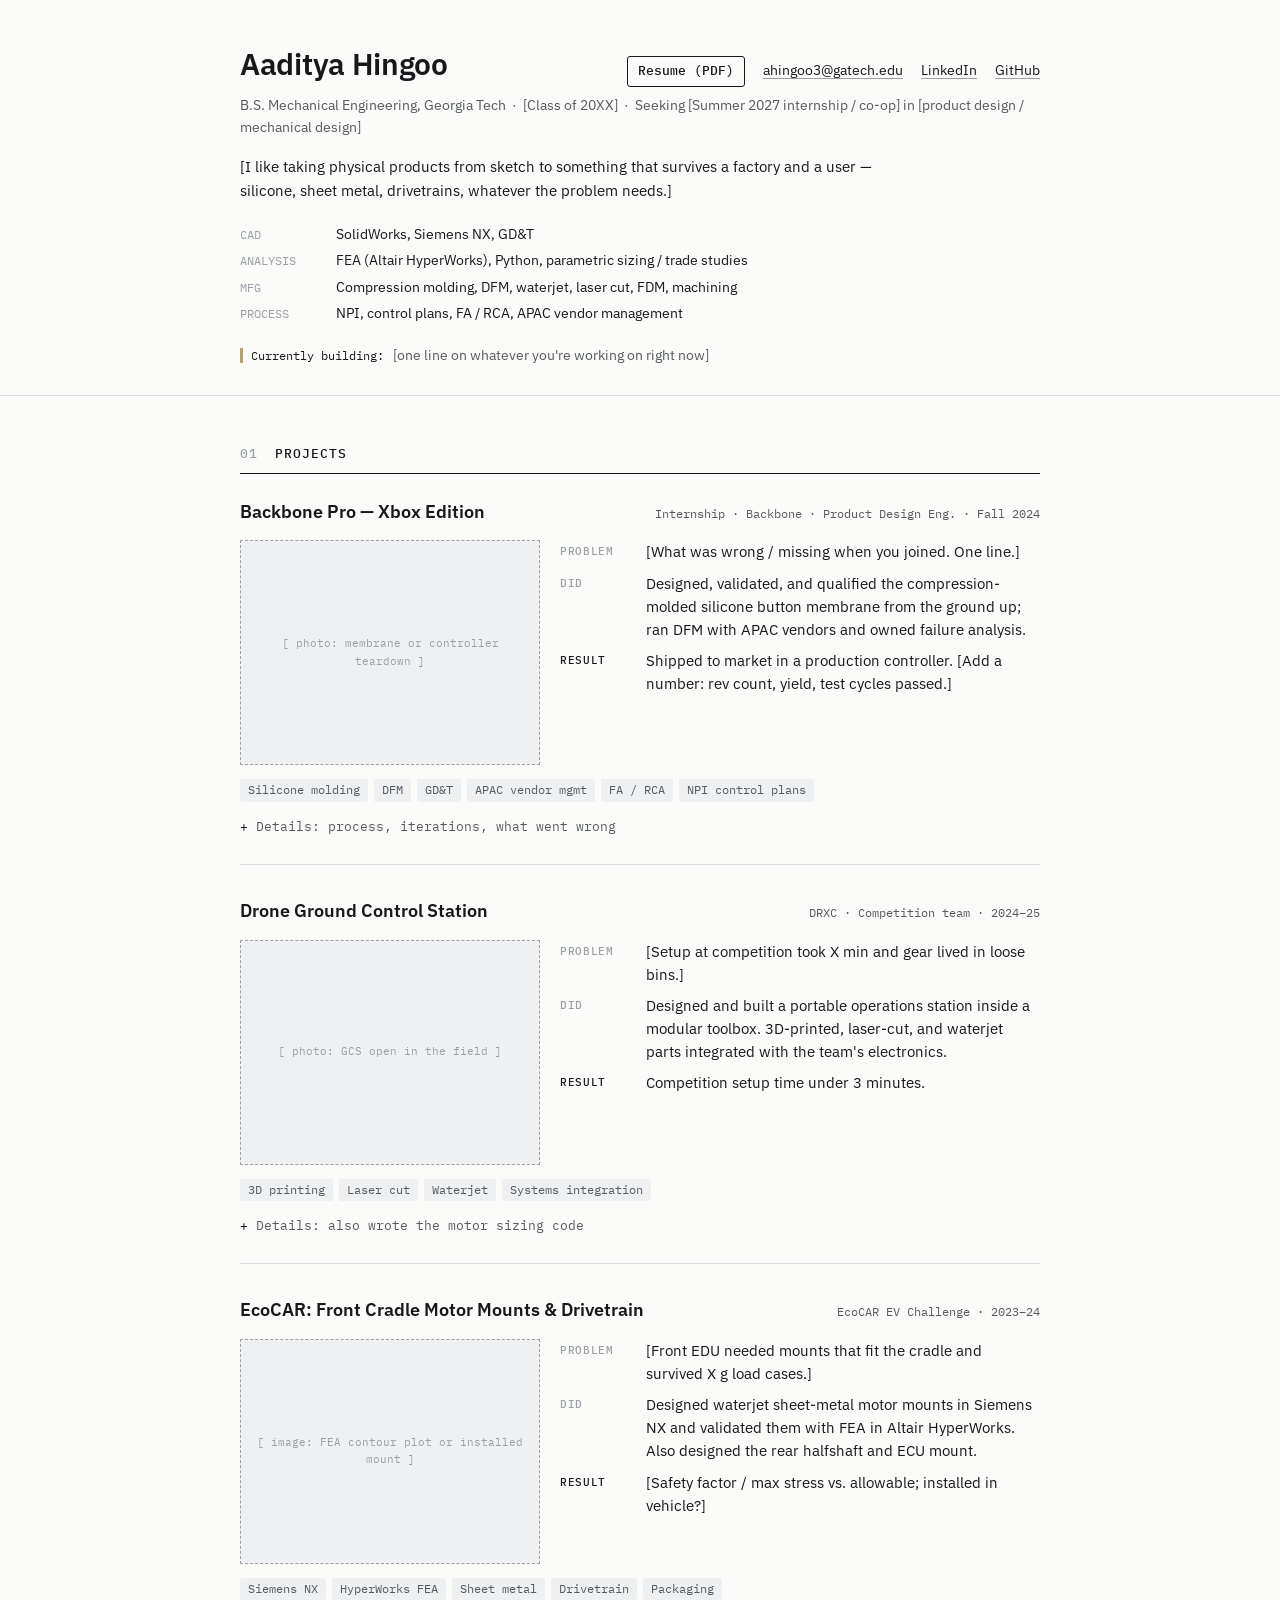
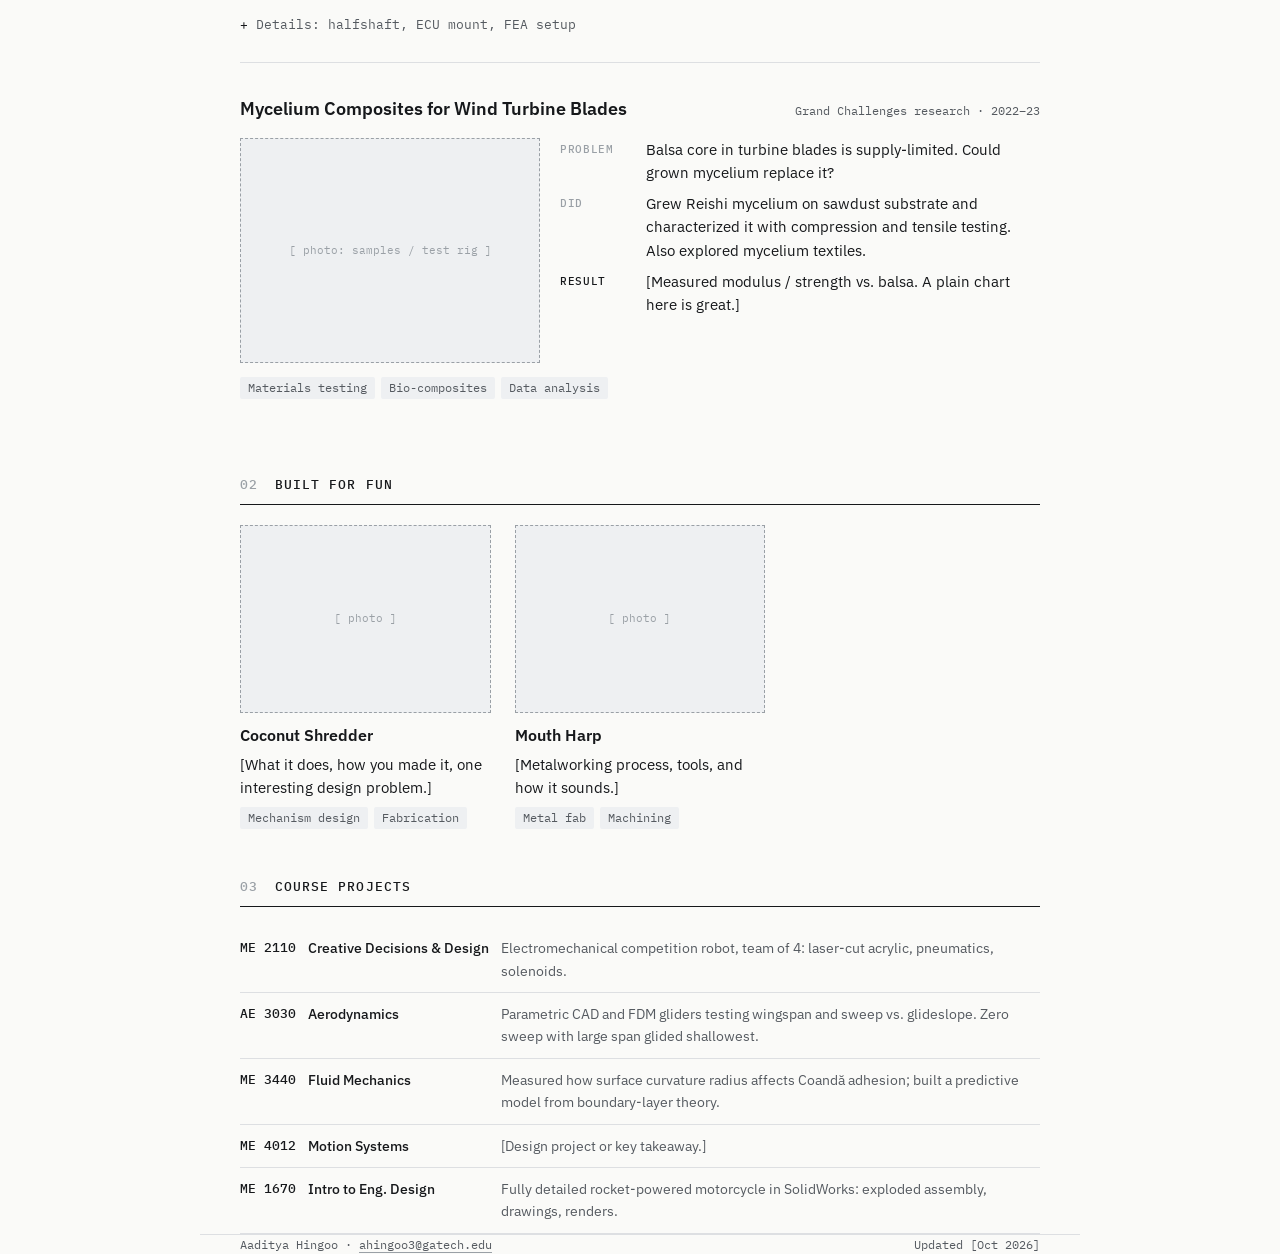
<file: index.html>
<!DOCTYPE html>
<html lang="en">
<head>
  <meta charset="UTF-8">
  <meta name="viewport" content="width=device-width, initial-scale=1.0">
  <title>Aaditya Hingoo — Mechanical Engineering</title>
  <meta name="description" content="Aaditya Hingoo — Mechanical Engineering at Georgia Tech. Product design, DFM, FEA, and hands-on fabrication.">
  <link rel="preconnect" href="https://fonts.googleapis.com">
  <link rel="preconnect" href="https://fonts.gstatic.com" crossorigin>
  <link rel="stylesheet" href="https://fonts.googleapis.com/css2?family=IBM+Plex+Mono:wght@400;500&family=IBM+Plex+Sans:wght@400;500;600&display=swap">
  <link rel="stylesheet" href="style.css">
</head>
<body>

  <!-- ─── Header: everything a recruiter needs above the fold ─── -->
  <header class="top">
    <div class="wrap">
      <div class="id-row">
        <h1>Aaditya Hingoo</h1>
        <nav class="links">
          <a href="resume.pdf" target="_blank" class="btn">Resume (PDF)</a>
          <a href="mailto:ahingoo3@gatech.edu">ahingoo3@gatech.edu</a>
          <a href="https://linkedin.com/in/aadityahingoo" target="_blank">LinkedIn</a>
          <a href="https://github.com/aadityahingoo" target="_blank">GitHub</a>
        </nav>
      </div>

      <p class="tagline">
        B.S. Mechanical Engineering, Georgia Tech &nbsp;·&nbsp; [Class of 20XX]
        &nbsp;·&nbsp; Seeking [Summer 2027 internship / co-op] in [product design / mechanical design]
      </p>

      <!-- One honest sentence beats a paragraph of adjectives. -->
      <p class="bio">
        [I like taking physical products from sketch to something that survives a factory and a user —
        silicone, sheet metal, drivetrains, whatever the problem needs.]
      </p>

      <dl class="skills">
        <dt>CAD</dt>       <dd>SolidWorks, Siemens NX, GD&amp;T</dd>
        <dt>Analysis</dt>  <dd>FEA (Altair HyperWorks), Python, parametric sizing / trade studies</dd>
        <dt>Mfg</dt>       <dd>Compression molding, DFM, waterjet, laser cut, FDM, machining</dd>
        <dt>Process</dt>   <dd>NPI, control plans, FA / RCA, APAC vendor management</dd>
      </dl>

      <p class="now"><span>Currently building:</span> [one line on whatever you're working on right now]</p>
    </div>
  </header>

  <main class="wrap">

    <!-- ═══════════════════════════════════════════════════════
         PROJECTS — each card: photo + problem / did / result.
         "Details" expands inline; no page loads.
         ═══════════════════════════════════════════════════════ -->
    <h2 class="sec"><span>01</span> Projects</h2>

    <!-- Backbone -->
    <article class="proj" id="backbone">
      <header class="proj-head">
        <h3>Backbone Pro — Xbox Edition</h3>
        <span class="meta">Internship · Backbone · Product Design Eng. · Fall 2024</span>
      </header>
      <div class="proj-body">
        <figure class="ph">[ photo: membrane or controller teardown ]</figure>
        <!-- <figure><img src="assets/backbone.jpg" alt="Silicone button membrane"></figure> -->
        <dl class="spec">
          <dt>Problem</dt><dd>[What was wrong / missing when you joined. One line.]</dd>
          <dt>Did</dt><dd>Designed, validated, and qualified the compression-molded silicone button membrane from the ground up; ran DFM with APAC vendors and owned failure analysis.</dd>
          <dt>Result</dt><dd>Shipped to market in a production controller. [Add a number: rev count, yield, test cycles passed.]</dd>
        </dl>
      </div>
      <p class="chips"><span>Silicone molding</span><span>DFM</span><span>GD&amp;T</span><span>APAC vendor mgmt</span><span>FA / RCA</span><span>NPI control plans</span></p>
      <details>
        <summary>Details: process, iterations, what went wrong</summary>
        <div class="log">
          <p><b>Design decisions.</b> [Geometry, durometer, tolerances, and why.]</p>
          <p><b>Iterations.</b> [How many tooling rounds, what changed each time.]</p>
          <p><b>Validation.</b> [Tests run, pass/fail criteria you set.]</p>
          <p><b>What went wrong.</b> [A real failure and how you root-caused it. This is the part that convinces people.]</p>
          <p><b>Also owned.</b> NPI control plan and system-level specs for production handoff. [What it tracked, who used it.]</p>
          <div class="ph-row"><figure class="ph sm">[ prototype ]</figure><figure class="ph sm">[ final part ]</figure></div>
        </div>
      </details>
    </article>

    <!-- DRXC Ground Control Station -->
    <article class="proj" id="drxc-gcs">
      <header class="proj-head">
        <h3>Drone Ground Control Station</h3>
        <span class="meta">DRXC · Competition team · 2024–25</span>
      </header>
      <div class="proj-body">
        <figure class="ph">[ photo: GCS open in the field ]</figure>
        <dl class="spec">
          <dt>Problem</dt><dd>[Setup at competition took X min and gear lived in loose bins.]</dd>
          <dt>Did</dt><dd>Designed and built a portable operations station inside a modular toolbox. 3D-printed, laser-cut, and waterjet parts integrated with the team's electronics.</dd>
          <dt>Result</dt><dd>Competition setup time under 3 minutes.</dd>
        </dl>
      </div>
      <p class="chips"><span>3D printing</span><span>Laser cut</span><span>Waterjet</span><span>Systems integration</span></p>
      <details>
        <summary>Details: also wrote the motor sizing code</summary>
        <div class="log">
          <p><b>Build.</b> [Layout constraints, mounting, cable management, power.]</p>
          <p><b>Sizing code &amp; motor downselect.</b> Wrote parametric Python sizing code to score motor candidates against mission requirements and produced the team's downselect recommendation. [Link to repo / plot.]</p>
          <p><b>What went wrong.</b> [ ]</p>
        </div>
      </details>
    </article>

    <!-- EcoCAR -->
    <article class="proj" id="ecocar">
      <header class="proj-head">
        <h3>EcoCAR: Front Cradle Motor Mounts &amp; Drivetrain</h3>
        <span class="meta">EcoCAR EV Challenge · 2023–24</span>
      </header>
      <div class="proj-body">
        <figure class="ph">[ image: FEA contour plot or installed mount ]</figure>
        <dl class="spec">
          <dt>Problem</dt><dd>[Front EDU needed mounts that fit the cradle and survived X g load cases.]</dd>
          <dt>Did</dt><dd>Designed waterjet sheet-metal motor mounts in Siemens NX and validated them with FEA in Altair HyperWorks. Also designed the rear halfshaft and ECU mount.</dd>
          <dt>Result</dt><dd>[Safety factor / max stress vs. allowable; installed in vehicle?]</dd>
        </dl>
      </div>
      <p class="chips"><span>Siemens NX</span><span>HyperWorks FEA</span><span>Sheet metal</span><span>Drivetrain</span><span>Packaging</span></p>
      <details>
        <summary>Details: halfshaft, ECU mount, FEA setup</summary>
        <div class="log">
          <p><b>FEA setup.</b> [Mesh, boundary conditions, load cases, convergence.]</p>
          <p><b>Rear halfshaft.</b> [Challenge and what you delivered.]</p>
          <p><b>ECU mount.</b> [Constraints, approach, how it was made.]</p>
        </div>
      </details>
    </article>

    <!-- Mycelium -->
    <article class="proj" id="mycelium">
      <header class="proj-head">
        <h3>Mycelium Composites for Wind Turbine Blades</h3>
        <span class="meta">Grand Challenges research · 2022–23</span>
      </header>
      <div class="proj-body">
        <figure class="ph">[ photo: samples / test rig ]</figure>
        <dl class="spec">
          <dt>Problem</dt><dd>Balsa core in turbine blades is supply-limited. Could grown mycelium replace it?</dd>
          <dt>Did</dt><dd>Grew Reishi mycelium on sawdust substrate and characterized it with compression and tensile testing. Also explored mycelium textiles.</dd>
          <dt>Result</dt><dd>[Measured modulus / strength vs. balsa. A plain chart here is great.]</dd>
        </dl>
      </div>
      <p class="chips"><span>Materials testing</span><span>Bio-composites</span><span>Data analysis</span></p>
    </article>

    <!-- ═══════════════════════════════════════════════════════
         SIDE BUILDS — the nobody-asked-me-to projects.
         These are what make the passion read as real.
         ═══════════════════════════════════════════════════════ -->
    <h2 class="sec"><span>02</span> Built for fun</h2>

    <div class="mini-grid">
      <article class="mini">
        <figure class="ph">[ photo ]</figure>
        <h3>Coconut Shredder</h3>
        <p>[What it does, how you made it, one interesting design problem.]</p>
        <p class="chips"><span>Mechanism design</span><span>Fabrication</span></p>
      </article>
      <article class="mini">
        <figure class="ph">[ photo ]</figure>
        <h3>Mouth Harp</h3>
        <p>[Metalworking process, tools, and how it sounds.]</p>
        <p class="chips"><span>Metal fab</span><span>Machining</span></p>
      </article>
    </div>

    <!-- ═══════════════════════════════════════════════════════
         COURSEWORK — compact table, not a click-through.
         ═══════════════════════════════════════════════════════ -->
    <h2 class="sec"><span>03</span> Course projects</h2>

    <table class="courses">
      <tr><th>ME 2110</th><td>Creative Decisions &amp; Design</td><td>Electromechanical competition robot, team of 4: laser-cut acrylic, pneumatics, solenoids.</td></tr>
      <tr><th>AE 3030</th><td>Aerodynamics</td><td>Parametric CAD and FDM gliders testing wingspan and sweep vs. glideslope. Zero sweep with large span glided shallowest.</td></tr>
      <tr><th>ME 3440</th><td>Fluid Mechanics</td><td>Measured how surface curvature radius affects Coandă adhesion; built a predictive model from boundary-layer theory.</td></tr>
      <tr><th>ME 4012</th><td>Motion Systems</td><td>[Design project or key takeaway.]</td></tr>
      <tr><th>ME 1670</th><td>Intro to Eng. Design</td><td>Fully detailed rocket-powered motorcycle in SolidWorks: exploded assembly, drawings, renders.</td></tr>
    </table>

  </main>

  <footer class="wrap">
    <span>Aaditya Hingoo · <a href="mailto:ahingoo3@gatech.edu">ahingoo3@gatech.edu</a></span>
    <span>Updated [Oct 2026]</span>
  </footer>

</body>
</html>
</file>
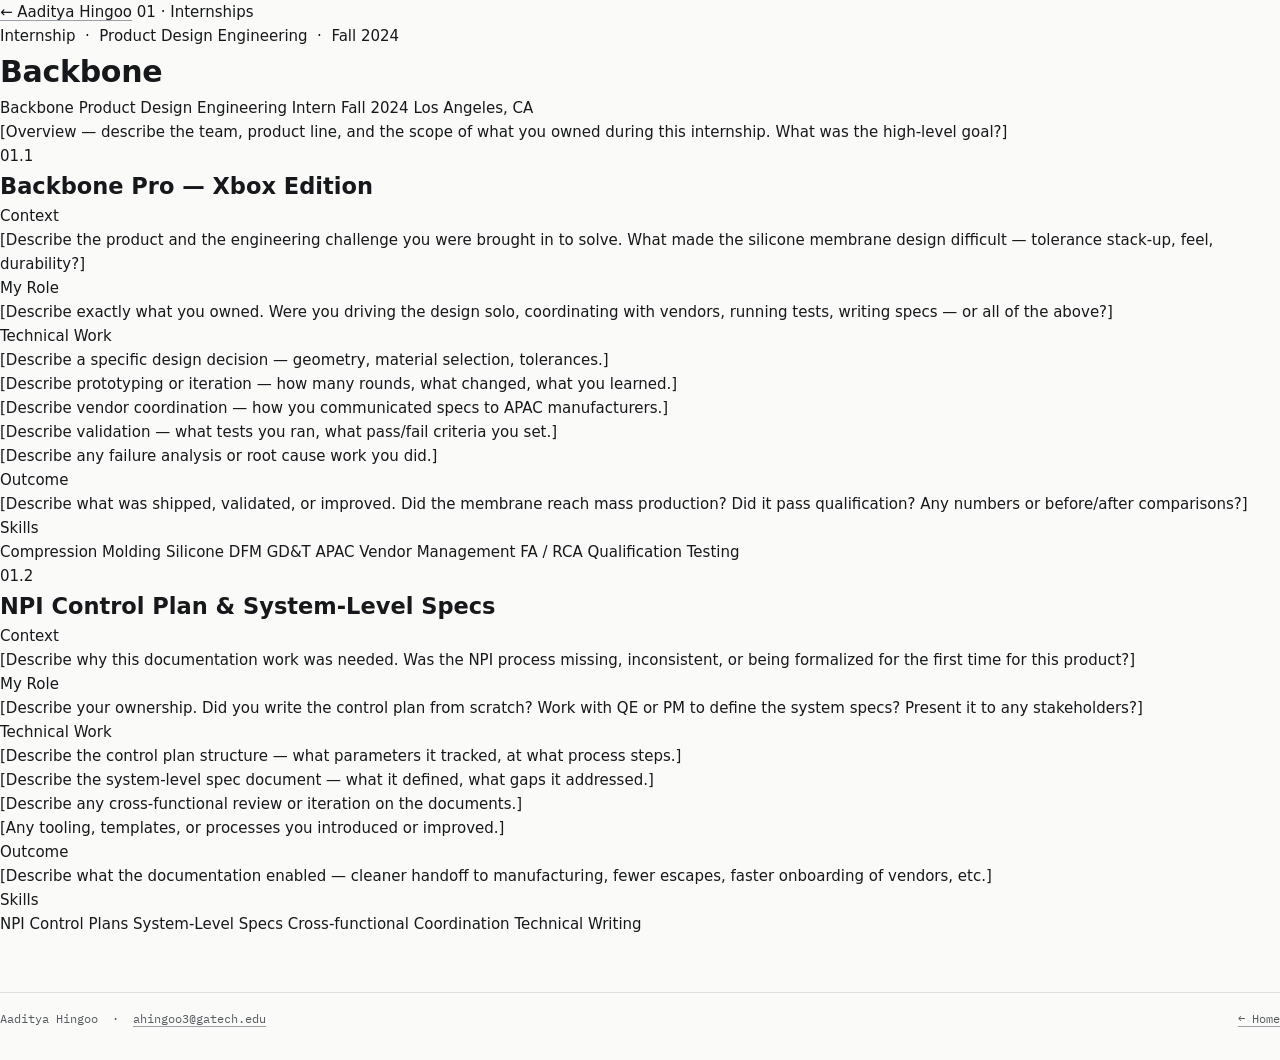
<file: backbone-pro.html>
<!DOCTYPE html>
<html lang="en">
<head>
  <meta charset="UTF-8">
  <meta name="viewport" content="width=device-width, initial-scale=1.0">
  <title>Backbone Pro — Aaditya Hingoo</title>
  <link rel="preconnect" href="https://fonts.googleapis.com">
  <link rel="stylesheet" href="https://fonts.googleapis.com/css2?family=IBM+Plex+Mono:ital,wght@0,300;0,400;0,500;1,300&family=IBM+Plex+Serif:ital,wght@0,300;0,400;1,300&display=swap">
  <link rel="stylesheet" href="../style.css">
</head>
<body>

  <!-- ─── Nav ──────────────────────────────────── -->
  <nav class="proj-nav">
    <a href="../index.html" class="proj-nav-back">← Aaditya Hingoo</a>
    <span class="proj-nav-section">01 · Internships</span>
  </nav>

  <main class="proj-main">

    <!-- ─── Project Hero ─────────────────────────── -->
    <div class="proj-hero">
      <p class="proj-hero-tag">Internship &nbsp;·&nbsp; Product Design Engineering &nbsp;·&nbsp; Fall 2024</p>
      <h1>Backbone</h1>
      <div class="proj-hero-meta">
        <span data-label="Company">Backbone</span>
        <span data-label="Role">Product Design Engineering Intern</span>
        <span data-label="Duration">Fall 2024</span>
        <span data-label="Location">Los Angeles, CA</span>
      </div>
    </div>

    <!-- ─── Overview ─────────────────────────────── -->
    <p class="proj-overview">
      <!-- PLACEHOLDER: 2–4 sentences describing the overall internship context —
           what Backbone makes, what team you were on, and the scope of your work. -->
      [Overview — describe the team, product line, and the scope of what you owned during this internship. What was the high-level goal?]
    </p>

    <!-- ═══════════════════════════════════════════ -->
    <!--  01.1 · Backbone Pro Xbox Edition           -->
    <!-- ═══════════════════════════════════════════ -->
    <div class="sub-project">
      <p class="sub-label">01.1</p>
      <h2>Backbone Pro — Xbox Edition</h2>

      <!-- Image placeholder — replace src with your actual image -->
      <div class="img-placeholder" title="Replace with product photo or render"></div>
      <!-- To add an image: <img src="../assets/backbone-pro-hero.jpg" alt="Backbone Pro Xbox Edition" style="width:100%;margin:24px 0;"> -->

      <div class="proj-block">
        <span class="proj-block-label">Context</span>
        <div class="proj-block-content">
          <!-- PLACEHOLDER: What is this product? What stage was development at when you joined?
               What made this a hard problem? -->
          [Describe the product and the engineering challenge you were brought in to solve. What made the silicone membrane design difficult — tolerance stack-up, feel, durability?]
        </div>
      </div>

      <div class="proj-block">
        <span class="proj-block-label">My Role</span>
        <div class="proj-block-content">
          <!-- PLACEHOLDER: What did you personally own? Were you the sole engineer on this,
               or part of a team? What decisions were yours to make? -->
          [Describe exactly what you owned. Were you driving the design solo, coordinating with vendors, running tests, writing specs — or all of the above?]
        </div>
      </div>

      <div class="proj-block">
        <span class="proj-block-label">Technical Work</span>
        <div class="proj-block-content">
          <ul>
            <li>[Describe a specific design decision — geometry, material selection, tolerances.]</li>
            <li>[Describe prototyping or iteration — how many rounds, what changed, what you learned.]</li>
            <li>[Describe vendor coordination — how you communicated specs to APAC manufacturers.]</li>
            <li>[Describe validation — what tests you ran, what pass/fail criteria you set.]</li>
            <li>[Describe any failure analysis or root cause work you did.]</li>
          </ul>
        </div>
      </div>

      <!-- Optional: side-by-side images (prototype vs final, etc.) -->
      <div class="img-row">
        <div class="img-placeholder half" title="Prototype / iteration photo"></div>
        <div class="img-placeholder half" title="Final part / test result"></div>
      </div>
      <!-- To use real images:
        <div class="img-row">
          <img src="../assets/backbone-proto.jpg" alt="Prototype" style="width:calc(50% - 8px);">
          <img src="../assets/backbone-final.jpg" alt="Final part" style="width:calc(50% - 8px);">
        </div>
      -->

      <div class="proj-block">
        <span class="proj-block-label">Outcome</span>
        <div class="proj-block-content">
          <!-- PLACEHOLDER: What shipped? What metric improved? Was the part qualified?
               Did it go to mass production? Any measurable result. -->
          [Describe what was shipped, validated, or improved. Did the membrane reach mass production? Did it pass qualification? Any numbers or before/after comparisons?]
        </div>
      </div>

      <div class="proj-block">
        <span class="proj-block-label">Skills</span>
        <div class="proj-block-content">
          <div class="proj-chips">
            <span>Compression Molding</span>
            <span>Silicone DFM</span>
            <span>GD&amp;T</span>
            <span>APAC Vendor Management</span>
            <span>FA / RCA</span>
            <span>Qualification Testing</span>
          </div>
        </div>
      </div>
    </div>

    <!-- ═══════════════════════════════════════════ -->
    <!--  01.2 · NPI Control Plan & System Specs     -->
    <!-- ═══════════════════════════════════════════ -->
    <div class="sub-project">
      <p class="sub-label">01.2</p>
      <h2>NPI Control Plan &amp; System-Level Specs</h2>

      <div class="img-placeholder" title="Replace with diagram, doc screenshot, or process map"></div>

      <div class="proj-block">
        <span class="proj-block-label">Context</span>
        <div class="proj-block-content">
          <!-- PLACEHOLDER: What triggered this work? Was NPI documentation missing,
               inconsistent, or being built from scratch for a new product line? -->
          [Describe why this documentation work was needed. Was the NPI process missing, inconsistent, or being formalized for the first time for this product?]
        </div>
      </div>

      <div class="proj-block">
        <span class="proj-block-label">My Role</span>
        <div class="proj-block-content">
          <!-- PLACEHOLDER: Did you write these documents solo?
               Did you work with manufacturing engineers, quality, or program managers? -->
          [Describe your ownership. Did you write the control plan from scratch? Work with QE or PM to define the system specs? Present it to any stakeholders?]
        </div>
      </div>

      <div class="proj-block">
        <span class="proj-block-label">Technical Work</span>
        <div class="proj-block-content">
          <ul>
            <li>[Describe the control plan structure — what parameters it tracked, at what process steps.]</li>
            <li>[Describe the system-level spec document — what it defined, what gaps it addressed.]</li>
            <li>[Describe any cross-functional review or iteration on the documents.]</li>
            <li>[Any tooling, templates, or processes you introduced or improved.]</li>
          </ul>
        </div>
      </div>

      <div class="proj-block">
        <span class="proj-block-label">Outcome</span>
        <div class="proj-block-content">
          <!-- PLACEHOLDER: Was the control plan adopted? Did it catch issues in production?
               Did it reduce defect rate, improve handoff clarity, or enable faster ramp? -->
          [Describe what the documentation enabled — cleaner handoff to manufacturing, fewer escapes, faster onboarding of vendors, etc.]
        </div>
      </div>

      <div class="proj-block">
        <span class="proj-block-label">Skills</span>
        <div class="proj-block-content">
          <div class="proj-chips">
            <span>NPI</span>
            <span>Control Plans</span>
            <span>System-Level Specs</span>
            <span>Cross-functional Coordination</span>
            <span>Technical Writing</span>
          </div>
        </div>
      </div>
    </div>

  </main>

  <footer>
    <span>Aaditya Hingoo &nbsp;·&nbsp; <a href="mailto:ahingoo3@gatech.edu">ahingoo3@gatech.edu</a></span>
    <a href="../index.html" class="back-top">← Home</a>
  </footer>

</body>
</html>
</file>
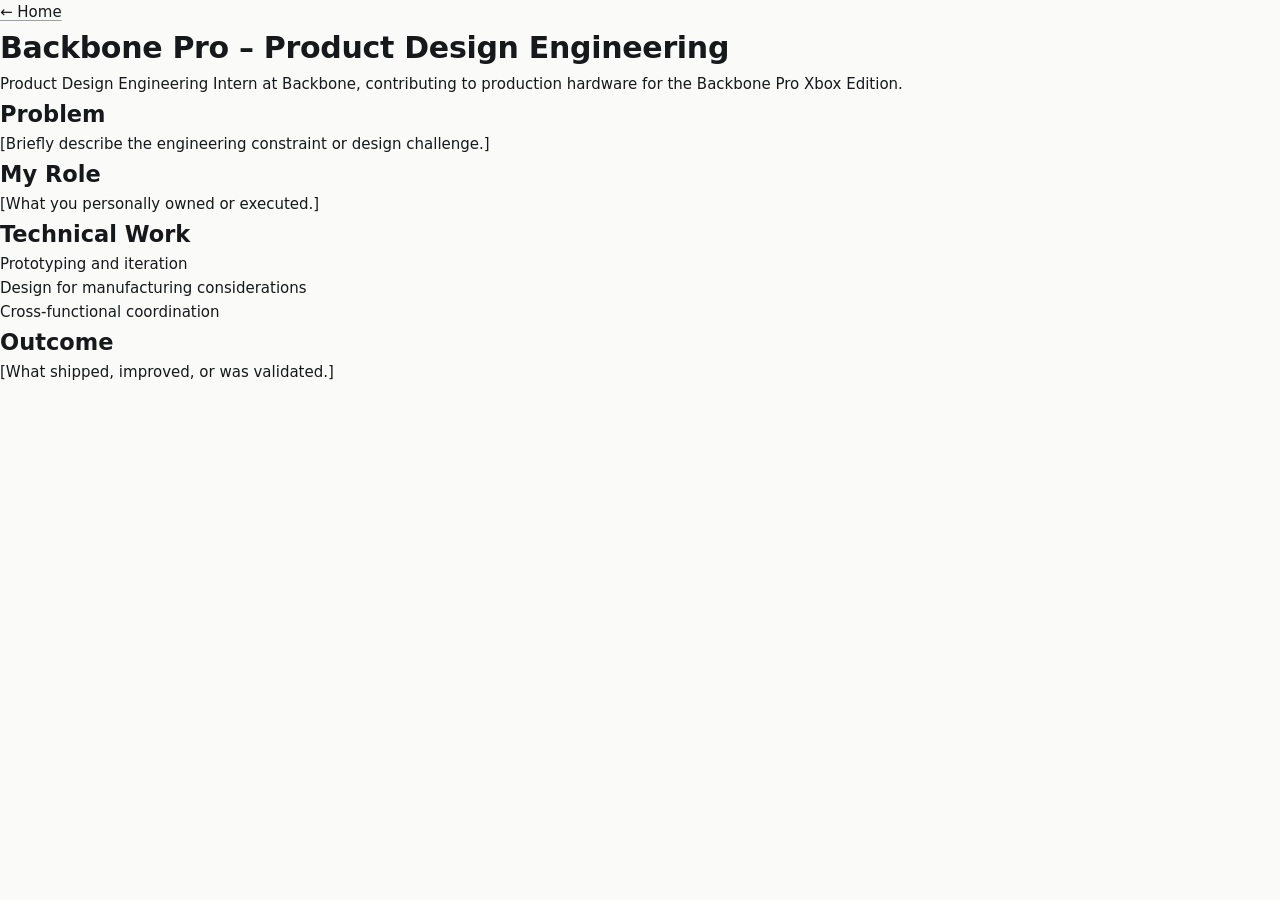
<file: projects/backbone.html>
<!DOCTYPE html>
<html lang="en">
<head>
  <meta charset="UTF-8">
  <title>Backbone Pro – Product Design Engineering</title>
  <link rel="stylesheet" href="../style.css">
</head>
<body>

  <a href="../index.html">← Home</a>

  <h1>Backbone Pro – Product Design Engineering</h1>

  <p>
    Product Design Engineering Intern at Backbone, contributing to
    production hardware for the Backbone Pro Xbox Edition.
  </p>

  <h2>Problem</h2>
  <p>
    [Briefly describe the engineering constraint or design challenge.]
  </p>

  <h2>My Role</h2>
  <p>
    [What you personally owned or executed.]
  </p>

  <h2>Technical Work</h2>
  <ul>
    <li>Prototyping and iteration</li>
    <li>Design for manufacturing considerations</li>
    <li>Cross-functional coordination</li>
  </ul>

  <h2>Outcome</h2>
  <p>
    [What shipped, improved, or was validated.]
  </p>

</body>
</html>
</file>
<file: style.css>
/* ── Reset ─────────────────────────────────────── */
*, *::before, *::after { box-sizing: border-box; margin: 0; padding: 0; }

/* ── Tokens ────────────────────────────────────── */
:root {
  --bg:     #FAFAF8;
  --fg:     #16181B;
  --mid:    #555A60;
  --faint:  #9AA0A6;
  --rule:   #DDDFE2;
  --chip:   #EEF0F2;
  --accent: #B3A369;            /* GT old gold, used sparingly */
  --sans:   'IBM Plex Sans', system-ui, sans-serif;
  --mono:   'IBM Plex Mono', ui-monospace, monospace;
  --max:    880px;
  --pad-x:  clamp(16px, 5vw, 40px);
}

html { scroll-behavior: smooth; }

body {
  background: var(--bg);
  color: var(--fg);
  font-family: var(--sans);
  font-size: 15px;
  line-height: 1.6;
  -webkit-font-smoothing: antialiased;
}

a { color: inherit; text-underline-offset: 3px; text-decoration-color: var(--faint); }
a:hover { text-decoration-color: var(--fg); }

.wrap { max-width: var(--max); margin: 0 auto; padding: 0 var(--pad-x); }

/* ── Header ────────────────────────────────────── */
.top { border-bottom: 1px solid var(--rule); padding: 40px 0 28px; }

.id-row {
  display: flex; flex-wrap: wrap; gap: 12px 24px;
  justify-content: space-between; align-items: baseline;
}

h1 { font-size: 30px; font-weight: 600; letter-spacing: -0.01em; }

.links { display: flex; flex-wrap: wrap; gap: 6px 18px; align-items: baseline; font-size: 14px; }
.links .btn {
  font-family: var(--mono); font-size: 13px; font-weight: 500;
  text-decoration: none; padding: 4px 10px;
  border: 1.5px solid var(--fg); border-radius: 3px;
}
.links .btn:hover { background: var(--fg); color: var(--bg); }

.tagline { margin-top: 6px; color: var(--mid); font-size: 14px; }
.bio { margin-top: 16px; max-width: 640px; }

.skills {
  margin-top: 20px;
  display: grid; grid-template-columns: 80px 1fr; gap: 4px 16px;
  font-size: 14px;
}
.skills dt { font-family: var(--mono); font-size: 12px; color: var(--faint); text-transform: uppercase; padding-top: 2px; }

.now { margin-top: 20px; font-size: 14px; color: var(--mid); }
.now span { font-family: var(--mono); font-size: 12px; color: var(--fg); border-left: 3px solid var(--accent); padding-left: 8px; margin-right: 6px; }

/* ── Section headings ──────────────────────────── */
.sec {
  margin: 48px 0 20px; padding-bottom: 8px;
  border-bottom: 1.5px solid var(--fg);
  font-family: var(--mono); font-size: 13px; font-weight: 500;
  text-transform: uppercase; letter-spacing: 0.08em;
}
.sec span { color: var(--faint); margin-right: 8px; }

/* ── Project cards ─────────────────────────────── */
.proj { padding: 4px 0 28px; margin-bottom: 28px; border-bottom: 1px solid var(--rule); }
.proj:last-of-type { border-bottom: none; }

.proj-head { display: flex; flex-wrap: wrap; gap: 4px 16px; justify-content: space-between; align-items: baseline; margin-bottom: 14px; }
.proj-head h3 { font-size: 18px; font-weight: 600; }
.meta { font-family: var(--mono); font-size: 12px; color: var(--mid); }

.proj-body { display: grid; grid-template-columns: 300px 1fr; gap: 20px; align-items: start; }

figure img { width: 100%; display: block; border: 1px solid var(--rule); }

/* Image placeholder: delete once real photos are in */
.ph {
  aspect-ratio: 4 / 3; background: var(--chip); border: 1px dashed var(--faint);
  display: flex; align-items: center; justify-content: center; text-align: center;
  padding: 12px; font-family: var(--mono); font-size: 11px; color: var(--faint);
}

.spec { display: grid; grid-template-columns: 72px 1fr; gap: 8px 14px; font-size: 14.5px; }
.spec dt {
  font-family: var(--mono); font-size: 11px; font-weight: 500; text-transform: uppercase;
  letter-spacing: 0.06em; color: var(--faint); padding-top: 3px;
}
.spec dt:nth-of-type(3) { color: var(--fg); }   /* "Result" label pops */

.chips { display: flex; flex-wrap: wrap; gap: 6px; margin-top: 14px; }
.chips span {
  font-family: var(--mono); font-size: 11.5px; color: var(--mid);
  background: var(--chip); padding: 2px 8px; border-radius: 2px;
}

details { margin-top: 14px; }
summary {
  cursor: pointer; font-family: var(--mono); font-size: 12.5px; color: var(--mid);
  list-style: none; user-select: none;
}
summary::-webkit-details-marker { display: none; }
summary::before { content: '+ '; color: var(--fg); }
details[open] summary::before { content: '− '; }
summary:hover { color: var(--fg); }

.log { margin-top: 12px; padding-left: 14px; border-left: 2px solid var(--rule); display: grid; gap: 10px; font-size: 14.5px; }
.log b { font-weight: 600; }
.ph-row { display: grid; grid-template-columns: 1fr 1fr; gap: 12px; }

/* ── Side builds ───────────────────────────────── */
.mini-grid { display: grid; grid-template-columns: repeat(auto-fill, minmax(240px, 1fr)); gap: 24px; }
.mini h3 { font-size: 16px; font-weight: 600; margin: 10px 0 4px; }
.mini p { font-size: 14.5px; }
.mini .chips { margin-top: 8px; }

/* ── Coursework ────────────────────────────────── */
.courses { width: 100%; border-collapse: collapse; font-size: 14px; }
.courses th, .courses td { text-align: left; vertical-align: top; padding: 10px 12px 10px 0; border-bottom: 1px solid var(--rule); }
.courses th { font-family: var(--mono); font-size: 12.5px; font-weight: 500; white-space: nowrap; }
.courses td:nth-child(2) { white-space: nowrap; font-weight: 500; }
.courses td:last-child { color: var(--mid); }

/* ── Footer ────────────────────────────────────── */
footer {
  display: flex; flex-wrap: wrap; gap: 8px; justify-content: space-between;
  margin-top: 56px; padding-top: 16px; padding-bottom: 32px;
  border-top: 1px solid var(--rule);
  font-family: var(--mono); font-size: 12px; color: var(--mid);
}

/* ── Responsive ────────────────────────────────── */
@media (max-width: 680px) {
  .proj-body { grid-template-columns: 1fr; }
  .courses td:nth-child(2) { white-space: normal; }
  .courses tr { display: grid; grid-template-columns: auto 1fr; }
  .courses td:last-child { grid-column: 1 / -1; padding-top: 0; }
  .courses th, .courses td:nth-child(2) { border-bottom: none; }
}
</file>
